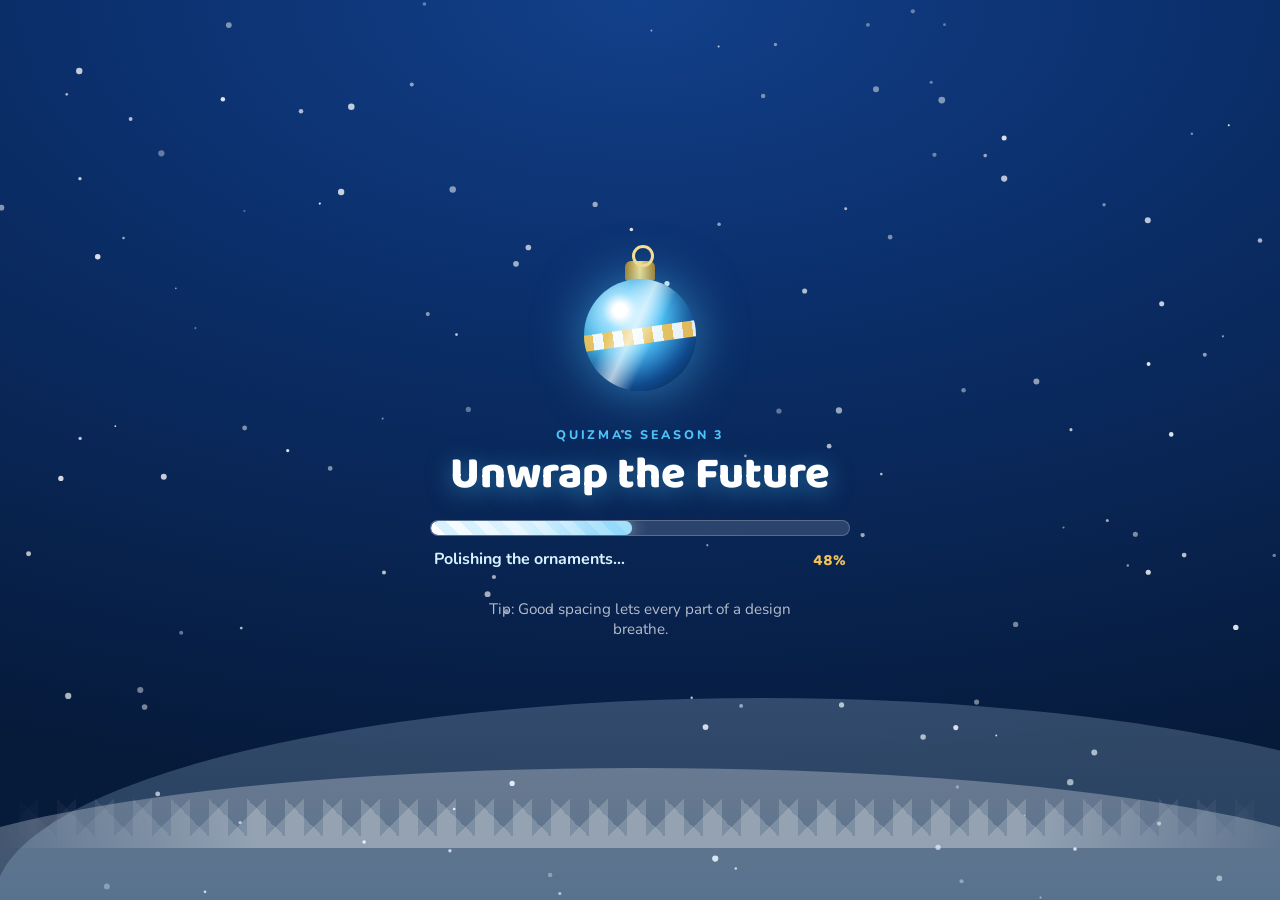
<file: index.html>
<!doctype html>
<html lang="en">
<head>
<meta charset="utf-8">
<meta name="viewport" content="width=device-width, initial-scale=1, viewport-fit=cover, user-scalable=no">
<meta name="theme-color" content="#061a3a">
<title>Design Rescue · Quizmas Game Hub</title>
<meta name="description" content="Quizmas Season 3 graphic design game: fix Glitch's scrambled flyer before the doors open.">
<link rel="icon" href="favicon.svg" type="image/svg+xml">
<link rel="preload" href="fonts/baloo-2-latin-800-normal.woff2" as="font" type="font/woff2" crossorigin>
<link rel="preload" href="fonts/nunito-latin-700-normal.woff2" as="font" type="font/woff2" crossorigin>
<link rel="stylesheet" href="css/app.css">
<script type="importmap">{ "imports": { "three": "./vendor/three.module.min.js" } }</script>
</head>
<body>
<canvas id="snow" aria-hidden="true"></canvas>
<div id="scenery" aria-hidden="true">
  <div class="hills back"></div><div class="hills front"></div>
  <div class="trees"></div>
</div>

<!-- 1. LOADER -->
<section id="loader" class="screen active" aria-live="polite">
  <div class="loader-card">
    <div class="loader-ornament" aria-hidden="true">
      <div class="orn-cap"></div>
      <div class="orn-ball"><span></span></div>
    </div>
    <p class="season">QUIZMAS SEASON 3</p>
    <h1 class="loader-title">Unwrap the Future</h1>
    <div class="loader-bar" role="progressbar" aria-label="Loading the game" aria-valuemin="0" aria-valuemax="100" aria-valuenow="0">
      <div class="loader-fill"></div><div class="loader-shine"></div>
    </div>
    <p class="loader-status"><span id="loaderText">Wrapping your Quizmas surprise…</span> <b id="loaderPct">0%</b></p>
    <p class="loader-tip" id="loaderTip">Tip: Good spacing lets every part of a design breathe.</p>
  </div>
</section>

<!-- 2. GIFT (3D) -->
<section id="gift" class="screen">
  <div id="giftStage" aria-hidden="true"></div>
  <div class="gift-ui">
    <p class="season">QUIZMAS SEASON 3 · GAME HUB</p>
    <p class="gift-hint" id="giftHint"><span class="tap-dot"></span>Tap the gift to unwrap</p>
  </div>
  <div class="title-reveal" id="titleReveal">
    <p class="track">Graphic Design Track · Game 1</p>
    <h1 class="game-title"><span>Design</span> <span>Rescue</span></h1>
    <p class="game-sub">Fix That Flyer!</p>
    <button class="btn btn-gold" id="startBtn">Start</button>
  </div>
</section>

<!-- 3. ENTRY -->
<section id="entry" class="screen">
  <form class="panel entry-panel" id="entryForm" novalidate>
    <h2>Who's playing?</h2>
    <p class="muted">Your score is saved to the Quizmas leaderboard.</p>
    <label for="playerName">Your name</label>
    <input id="playerName" name="playerName" autocomplete="name" maxlength="40" placeholder="e.g. Ada Okafor" required>
    <label for="quizmasId">Quizmas ID</label>
    <input id="quizmasId" name="quizmasId" autocomplete="off" maxlength="20" placeholder="e.g. QZ-1024" required>
    <p class="form-error" id="entryError" role="alert"></p>
    <p class="attempt-note" id="attemptNote"></p>
    <button class="btn btn-gold" type="submit">Continue</button>
  </form>
</section>

<!-- 4. STORY -->
<section id="story" class="screen">
  <div class="story-wrap">
    <div class="glitch-big" id="glitchStory"></div>
    <div class="speech" id="storySpeech"></div>
    <div class="story-card panel">
      <h2>Your mission</h2>
      <ol class="mission">
        <li><b>Spot</b> the 4 design problems.</li>
        <li><b>Fix</b> the layout by dragging things into place.</li>
        <li><b>Finish</b> with the right final touches.</li>
      </ol>
      <p class="muted small">About 5 minutes · a timer runs in each stage</p>
      <button class="btn btn-gold" id="beginBtn">I'm ready!</button>
    </div>
  </div>
  <button class="skip" id="skipStory">Skip ›</button>
</section>

<!-- 5. GAME -->
<section id="game" class="screen">
  <header class="hud">
    <div class="stages" id="stageDots">
      <span data-s="1"><i>1</i><em>Spot</em></span>
      <span data-s="2"><i>2</i><em>Fix</em></span>
      <span data-s="3"><i>3</i><em>Final touch</em></span>
    </div>
    <div class="timer" id="timer"><svg viewBox="0 0 36 36"><circle cx="18" cy="18" r="15.5" class="t-bg"/><circle cx="18" cy="18" r="15.5" class="t-fg" id="timerRing"/></svg><b id="timerText">1:00</b></div>
    <button class="icon-btn" id="muteBtn" aria-label="Sound on"><span>🔊</span></button>
  </header>
  <div class="play">
    <div class="flyer-area" id="flyerArea">
      <div class="desk" id="desk"><div class="flyer-holder" id="flyerHolder"></div></div>
    </div>
    <aside class="side panel" id="side">
      <div class="side-head">
        <div class="glitch-mini" id="glitchMini"></div>
        <div>
          <h2 id="sideTitle">Spot the problems</h2>
          <p id="sideText" class="muted">Tap every place where the flyer looks wrong.</p>
        </div>
      </div>
      <div id="sideBody"></div>
      <div class="side-actions" id="sideActions"></div>
    </aside>
  </div>
  <div class="toast" id="toast" role="status"></div>
</section>

<!-- 6. RESULTS -->
<section id="results" class="screen">
  <div class="results-wrap">
    <div class="board-scene" id="boardScene">
      <div class="board" id="board">
        <div class="board-snow"></div>
        <div class="board-flyer" id="boardFlyer"></div>
        <span class="pin p1"></span><span class="pin p2"></span>
      </div>
    </div>
    <div class="panel results-panel" id="resultsPanel">
      <p class="season" id="resultsKicker">DESIGN RESCUE · RESULTS</p>
      <h2 id="resultsName">Well done!</h2>
      <div class="score-ring">
        <svg viewBox="0 0 120 120"><circle cx="60" cy="60" r="52" class="r-bg"/><circle cx="60" cy="60" r="52" class="r-fg" id="scoreRing"/></svg>
        <div class="score-num"><b id="scoreNum">0</b><span>/ 100</span></div>
      </div>
      <p class="level" id="levelText"></p>
      <p class="attempt-tag" id="attemptTag"></p>
      <div class="breakdown" id="breakdown"></div>
      <div class="feedback" id="feedback"></div>
      <div class="ba" id="beforeAfter">
        <p class="ba-label"><span>Before</span><span>After</span></p>
        <div class="ba-frame" id="baFrame">
          <div class="ba-layer ba-after" id="baAfter"></div>
          <div class="ba-layer ba-before" id="baBefore"></div>
          <div class="ba-handle" id="baHandle"><span>⇆</span></div>
        </div>
      </div>
      <p class="save-status" id="saveStatus"></p>
      <div class="results-actions">
        <button class="btn btn-gold" id="badgeBtn">Download my Design Badge</button>
        <button class="btn btn-ghost" id="againBtn">Play again (practice)</button>
      </div>
    </div>
  </div>
  <canvas id="confetti" aria-hidden="true"></canvas>
</section>

<noscript><p class="noscript">Design Rescue needs JavaScript turned on.</p></noscript>
<script src="vendor/gsap.min.js"></script>
<script src="js/config.js"></script>
<script type="module" src="js/app.js"></script>
</body>
</html>
</file>
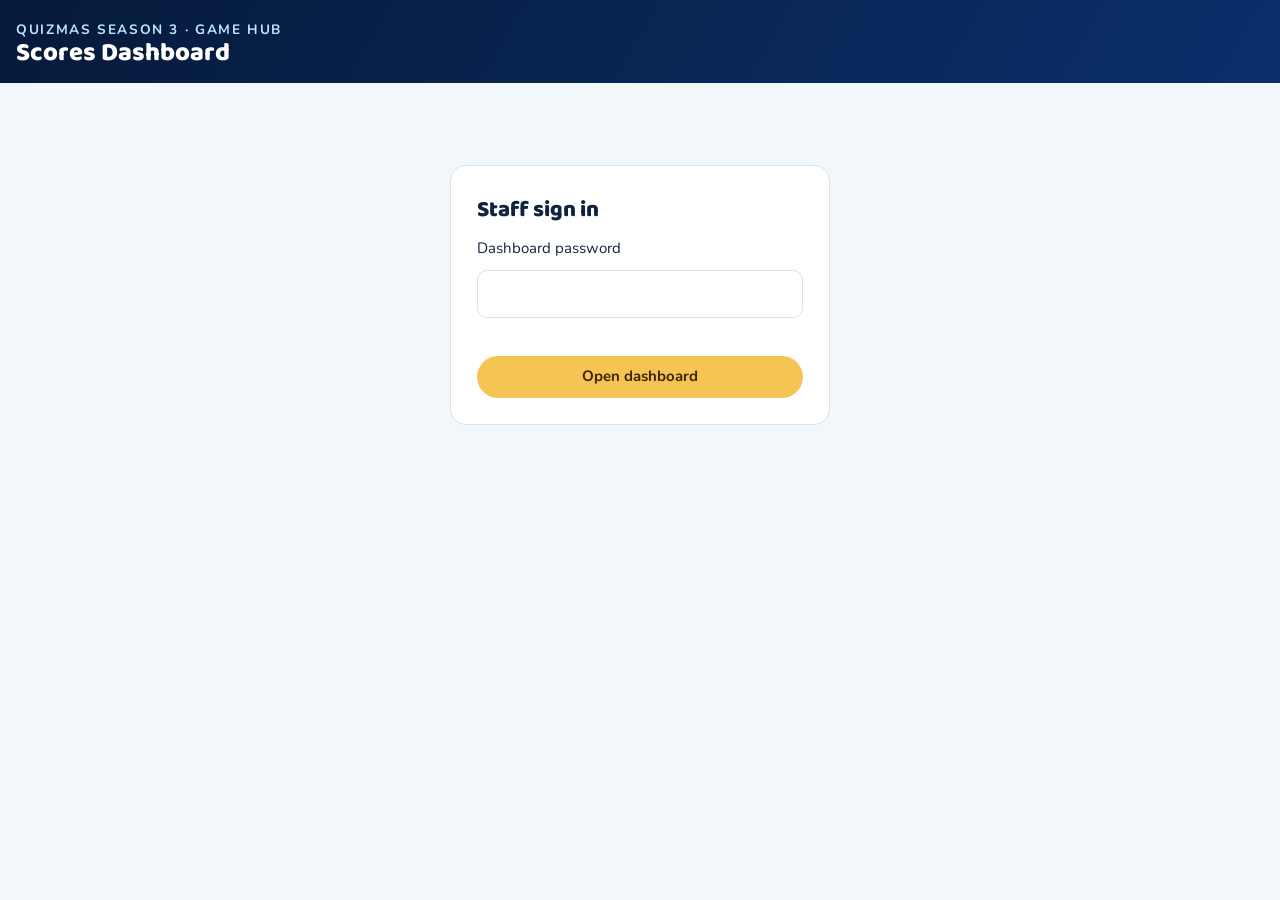
<file: dashboard/index.html>
<!doctype html>
<html lang="en">
<head>
<meta charset="utf-8">
<meta name="viewport" content="width=device-width, initial-scale=1">
<meta name="robots" content="noindex">
<title>Quizmas Scores Dashboard</title>
<link rel="icon" href="../favicon.svg" type="image/svg+xml">
<style>
@font-face { font-family: "Baloo 2"; src: url(../fonts/baloo-2-latin-800-normal.woff2) format("woff2"); font-weight: 800; }
@font-face { font-family: "Nunito"; src: url(../fonts/nunito-latin-400-normal.woff2) format("woff2"); font-weight: 400; }
@font-face { font-family: "Nunito"; src: url(../fonts/nunito-latin-700-normal.woff2) format("woff2"); font-weight: 700; }
/* Staff dashboard: calm, readable, Decipher blues. */
:root { --navy: #0b2f6b; --deep: #061a3a; --sky: #4fc3f7; --bg: #f2f7fb; --card: #ffffff; --line: #d8e3ee; --ink: #10233f; --muted: #5b6f8a; --gold: #f6c453; --good: #148a5b; --practice: #8a6d1d; }
* { box-sizing: border-box; }
[hidden] { display: none !important; }
body { margin: 0; background: var(--bg); color: var(--ink); font: 400 15px/1.45 Nunito, system-ui, sans-serif; }
header { background: linear-gradient(120deg, var(--deep), var(--navy)); color: #fff; padding: 18px max(16px, env(safe-area-inset-left, 0px)); }
.wrap { max-width: 1280px; margin: 0 auto; padding-left: max(16px, env(safe-area-inset-left, 0px)); padding-right: max(16px, env(safe-area-inset-right, 0px)); }
header .wrap { display: flex; align-items: center; gap: 14px; flex-wrap: wrap; padding: 0; }
h1 { font: 800 1.6rem/1 "Baloo 2", sans-serif; margin: 0; }
header p { margin: 2px 0 0; color: #bfe6ff; font-weight: 700; font-size: .85rem; letter-spacing: .12em; text-transform: uppercase; }
header .spacer { flex: 1; }
button, select, input { font: inherit; }
.btn { border: 0; border-radius: 999px; padding: 10px 18px; font-weight: 700; cursor: pointer; background: var(--sky); color: var(--deep); }
.btn.ghost { background: rgba(255,255,255,.14); color: #fff; border: 1px solid rgba(255,255,255,.3); }
.btn.gold { background: var(--gold); color: #3b2500; }
.btn:focus-visible, input:focus-visible, select:focus-visible { outline: 3px solid var(--sky); outline-offset: 2px; }
main { padding-block: 22px 40px; }
.login { max-width: 380px; margin: 60px auto; background: var(--card); border: 1px solid var(--line); border-radius: 16px; padding: 26px; display: grid; gap: 10px; }
.login h2 { margin: 0; font: 800 1.4rem "Baloo 2", sans-serif; }
.login input { padding: 12px 14px; border-radius: 10px; border: 1px solid var(--line); }
.err { color: #b42318; font-weight: 700; min-height: 1.2em; margin: 0; }
.note { background: #fff8e1; border: 1px solid #f1d58a; border-radius: 12px; padding: 12px 14px; margin-bottom: 16px; font-weight: 700; color: #6b5200; }
.tiles { display: grid; grid-template-columns: repeat(auto-fit, minmax(180px, 1fr)); gap: 12px; margin-bottom: 18px; }
.tile { background: var(--card); border: 1px solid var(--line); border-radius: 14px; padding: 14px 16px; }
.tile span { color: var(--muted); font-weight: 700; font-size: .85rem; }
.tile b { display: block; font: 800 2rem/1.1 "Baloo 2", sans-serif; color: var(--navy); font-variant-numeric: tabular-nums; }
.tools { display: flex; gap: 10px; flex-wrap: wrap; align-items: center; margin-bottom: 12px; }
.tools input, .tools select { padding: 10px 12px; border-radius: 10px; border: 1px solid var(--line); background: #fff; min-width: 0; }
.tools input { flex: 1 1 220px; }
.tools .right { margin-left: auto; display: flex; gap: 8px; flex-wrap: wrap; }
.tools .btn { background: var(--navy); color: #fff; }
.table-box { background: var(--card); border: 1px solid var(--line); border-radius: 14px; overflow-x: auto; }
table { width: 100%; border-collapse: collapse; font-size: .92rem; }
th, td { padding: 10px 12px; text-align: left; border-bottom: 1px solid var(--line); white-space: nowrap; }
td.wrap { white-space: normal; min-width: 260px; }
th { background: #eaf2f9; font-weight: 700; cursor: pointer; position: sticky; top: 0; user-select: none; }
th[aria-sort="ascending"]::after { content: " ▲"; font-size: .7em; }
th[aria-sort="descending"]::after { content: " ▼"; font-size: .7em; }
td.num { text-align: right; font-variant-numeric: tabular-nums; }
.pill { display: inline-block; padding: 2px 10px; border-radius: 999px; font-weight: 700; font-size: .8rem; }
.pill.official { background: #dcf5ea; color: var(--good); }
.pill.practice { background: #fdf0cc; color: var(--practice); }
.empty { padding: 40px; text-align: center; color: var(--muted); font-weight: 700; }
.updated { color: var(--muted); font-size: .85rem; margin: 10px 2px 0; }
</style>
</head>
<body>
<header>
  <div class="wrap">
    <div><p>Quizmas Season 3 · Game Hub</p><h1>Scores Dashboard</h1></div>
    <div class="spacer"></div>
    <button class="btn ghost" id="refreshBtn" hidden>Refresh</button>
    <button class="btn ghost" id="logoutBtn" hidden>Sign out</button>
  </div>
</header>
<main class="wrap">
  <form class="login" id="login">
    <h2>Staff sign in</h2>
    <label for="key">Dashboard password</label>
    <input id="key" type="password" autocomplete="current-password" required>
    <p class="err" id="loginErr"></p>
    <button class="btn gold" type="submit">Open dashboard</button>
  </form>

  <section id="dash" hidden>
    <div class="note" id="localNote" hidden>The score sheet isn't connected yet, so this shows only the results saved on this device. Add the Google Sheet link in js/config.js to see everyone's scores.</div>
    <div class="tiles">
      <div class="tile"><span>Students played</span><b id="tPlayers">0</b></div>
      <div class="tile"><span>Average official score</span><b id="tAvg">0</b></div>
      <div class="tile"><span>Highest official score</span><b id="tTop">0</b></div>
      <div class="tile"><span>Games recorded (incl. practice)</span><b id="tRows">0</b></div>
    </div>
    <div class="tools">
      <input id="search" placeholder="Search name or Quizmas ID…" aria-label="Search name or Quizmas ID">
      <select id="gameFilter" aria-label="Filter by game"><option value="">All games</option></select>
      <select id="typeFilter" aria-label="Official or practice">
        <option value="Official">Official scores only</option>
        <option value="">Official + practice</option>
        <option value="Practice">Practice only</option>
      </select>
      <div class="right">
        <button class="btn" id="csvBtn">Export CSV</button>
        <button class="btn" id="xlsxBtn">Export Excel</button>
      </div>
    </div>
    <div class="table-box"><table id="tbl"><thead></thead><tbody></tbody></table></div>
    <p class="updated" id="updated"></p>
  </section>
</main>
<script src="../js/config.js"></script>
<script src="../vendor/xlsx.mini.min.js"></script>
<script>
const CFG = window.DR_CONFIG;
const $ = (id) => document.getElementById(id);
const COLS = ["Date & time", "Name", "Quizmas ID", "Game", "Official?", "Score", "Level", "Breakdown", "Progress", "Time (sec)", "Device"];
let all = [], headers = [], sortCol = "Score", sortDir = -1, keyCache = "";

function fromLocal() {
  // Test mode (no sheet connected): read the scores waiting on this device, from every Quizmas game.
  let q = [];
  try {
    for (let k = 0; k < localStorage.length; k++) {
      const key = localStorage.key(k);
      if (/_queue/.test(key)) q = q.concat(JSON.parse(localStorage.getItem(key) || "[]"));
    }
  } catch { q = []; }
  // Same columns as the Google Sheet. Older Design Rescue results get their breakdown built here.
  headers = ["Date & time", "Name", "Quizmas ID", "Game", "Official?", "Attempt", "Score", "Max", "Level", "Breakdown", "Progress", "Time (sec)", "Device", "Strength", "To improve", "Game key", "Details"];
  const bd = (r) => r.breakdown || (r.spotScore !== undefined ? `Spot ${r.spotScore}/30 · Layout ${r.layoutScore}/40 · Final touch ${r.finalTouchScore}/30` : "");
  const pr = (r) => r.progress || (r.problemsFound !== undefined ? `${r.problemsFound} problems found · ${r.corrections} corrections` : "");
  return q.map((r) => [r.timestamp, r.name, r.quizmasId, r.gameName, r.official ? "Official" : "Practice", r.attempt, r.score, r.maxScore, r.level, bd(r), pr(r), r.totalSeconds, r.device, r.strength, r.improve, r.game, ""]);
}

async function load(key) {
  if (!CFG.SHEETS_URL) {
    $("localNote").hidden = false;
    all = fromLocal();
    return true;
  }
  const res = await fetch(`${CFG.SHEETS_URL}?key=${encodeURIComponent(key)}&t=${Date.now()}`);
  const data = await res.json();
  if (!data.ok) throw new Error(data.error || "Could not load scores");
  headers = data.headers;
  all = data.rows;
  return true;
}

const idx = (name) => headers.indexOf(name);
function filtered() {
  const q = $("search").value.trim().toLowerCase();
  const g = $("gameFilter").value, t = $("typeFilter").value;
  return all.filter((r) => (!q || String(r[idx("Name")]).toLowerCase().includes(q) || String(r[idx("Quizmas ID")]).toLowerCase().includes(q))
    && (!g || r[idx("Game")] === g) && (!t || r[idx("Official?")] === t));
}
function fmtDate(v) {
  const d = new Date(v);
  return isNaN(d) ? String(v) : d.toLocaleString("en-GB", { day: "2-digit", month: "short", hour: "2-digit", minute: "2-digit" });
}
function render() {
  const games = [...new Set(all.map((r) => r[idx("Game")]))].filter(Boolean);
  const gf = $("gameFilter"), cur = gf.value;
  gf.innerHTML = `<option value="">All games</option>` + games.map((g) => `<option${g === cur ? " selected" : ""}>${g}</option>`).join("");
  const official = all.filter((r) => r[idx("Official?")] === "Official");
  const scores = official.map((r) => Number(r[idx("Score")]) || 0);
  $("tPlayers").textContent = new Set(all.map((r) => r[idx("Quizmas ID")])).size;
  $("tAvg").textContent = scores.length ? Math.round(scores.reduce((a, b) => a + b, 0) / scores.length) : 0;
  $("tTop").textContent = scores.length ? Math.max(...scores) : 0;
  $("tRows").textContent = all.length;

  const rows = filtered().sort((a, b) => {
    const x = a[idx(sortCol)], y = b[idx(sortCol)];
    return (typeof x === "number" && typeof y === "number" ? x - y : String(x).localeCompare(String(y))) * sortDir;
  });
  $("tbl").tHead.innerHTML = "<tr>" + COLS.map((c) => `<th scope="col" ${c === sortCol ? `aria-sort="${sortDir > 0 ? "ascending" : "descending"}"` : ""} data-c="${c}">${c}</th>`).join("") + "</tr>";
  $("tbl").tBodies[0].innerHTML = rows.length ? rows.map((r) => "<tr>" + COLS.map((c) => {
    const v = r[idx(c)];
    if (c === "Official?") return `<td><span class="pill ${String(v).toLowerCase()}">${v}</span></td>`;
    if (c === "Date & time") return `<td>${fmtDate(v)}</td>`;
    if (c === "Breakdown") return `<td class="wrap">${v ?? ""}</td>`;
    const num = typeof v === "number";
    return `<td class="${num ? "num" : ""}">${v ?? ""}</td>`;
  }).join("") + "</tr>").join("") : `<tr><td class="empty" colspan="${COLS.length}">No scores match yet.</td></tr>`;
  $("tbl").tHead.querySelectorAll("th").forEach((th) => th.addEventListener("click", () => {
    const c = th.dataset.c;
    sortDir = c === sortCol ? -sortDir : (c === "Name" || c === "Game" ? 1 : -1);
    sortCol = c;
    render();
  }));
  $("updated").textContent = `Showing ${rows.length} of ${all.length} · updated ${new Date().toLocaleTimeString("en-GB")}`;
}

function exportRows() { return [headers, ...filtered()]; }
function stamp() { return new Date().toISOString().slice(0, 16).replace(/[:T]/g, "-"); }
$("csvBtn").addEventListener("click", () => {
  const csv = exportRows().map((r) => r.map((v) => `"${String(v ?? "").replace(/"/g, '""')}"`).join(",")).join("\r\n");
  const a = document.createElement("a");
  a.href = URL.createObjectURL(new Blob(["﻿" + csv], { type: "text/csv;charset=utf-8" }));
  a.download = `quizmas-scores-${stamp()}.csv`;
  a.click();
});
$("xlsxBtn").addEventListener("click", () => {
  const ws = XLSX.utils.aoa_to_sheet(exportRows());
  ws["!cols"] = headers.map((h) => ({ wch: Math.max(10, h.length + 2) }));
  const wb = XLSX.utils.book_new();
  XLSX.utils.book_append_sheet(wb, ws, "Scores");
  XLSX.writeFile(wb, `quizmas-scores-${stamp()}.xlsx`);
});
["search", "gameFilter", "typeFilter"].forEach((id) => $(id).addEventListener("input", render));

async function open(key) {
  try {
    $("loginErr").textContent = "Loading…";
    await load(key);
    keyCache = key;
    try { sessionStorage.setItem("qz_dash_key", key); } catch { /* ignore */ }
    $("login").hidden = true;
    $("dash").hidden = false;
    $("refreshBtn").hidden = $("logoutBtn").hidden = false;
    render();
  } catch (e) {
    $("loginErr").textContent = e.message === "Wrong password" ? "That password isn't right." : "Couldn't reach the score sheet. Check the internet connection.";
  }
}
$("login").addEventListener("submit", (e) => { e.preventDefault(); open($("key").value.trim()); });
$("refreshBtn").addEventListener("click", () => open(keyCache));
$("logoutBtn").addEventListener("click", () => { try { sessionStorage.removeItem("qz_dash_key"); } catch { /* ignore */ } location.reload(); });
setInterval(() => { if (keyCache && !document.hidden) load(keyCache).then(render).catch(() => {}); }, 30000);
let saved = null;
try { saved = sessionStorage.getItem("qz_dash_key"); } catch { /* ignore */ }
if (saved) open(saved);
</script>
</body>
</html>
</file>
<file: css/app.css>
/* Design Rescue · Quizmas Season 3
   Look: frosty Christmas on Decipher's sky blue, dark blue and white, with gold sparkle accents. */
@font-face { font-family: "Baloo 2"; src: url(../fonts/baloo-2-latin-700-normal.woff2) format("woff2"); font-weight: 700; font-display: swap; }
@font-face { font-family: "Baloo 2"; src: url(../fonts/baloo-2-latin-800-normal.woff2) format("woff2"); font-weight: 800; font-display: swap; }
@font-face { font-family: "Nunito"; src: url(../fonts/nunito-latin-400-normal.woff2) format("woff2"); font-weight: 400; font-display: swap; }
@font-face { font-family: "Nunito"; src: url(../fonts/nunito-latin-700-normal.woff2) format("woff2"); font-weight: 700; font-display: swap; }
@font-face { font-family: "Nunito"; src: url(../fonts/nunito-latin-800-normal.woff2) format("woff2"); font-weight: 800; font-display: swap; }
@font-face { font-family: "Mountains of Christmas"; src: url(../fonts/mountains-of-christmas-latin-700-normal.woff2) format("woff2"); font-weight: 700; font-display: swap; }

:root {
  --deep: #061a3a;
  --navy: #0b2f6b;
  --blue: #1565c0;
  --sky: #4fc3f7;
  --ice: #d9f2ff;
  --white: #ffffff;
  --gold: #f6c453;
  --gold-deep: #d99a1e;
  --good: #3ddc97;
  --bad: #ff6b6b;
  --glass: rgba(255, 255, 255, .1);
  --glass-line: rgba(255, 255, 255, .22);
  --display: "Baloo 2", "Trebuchet MS", system-ui, sans-serif;
  --body: "Nunito", system-ui, -apple-system, "Segoe UI", sans-serif;
  --radius: 20px;
  --safe-t: env(safe-area-inset-top, 0px);
  --safe-b: env(safe-area-inset-bottom, 0px);
  color-scheme: dark;
}
* { box-sizing: border-box; }
[hidden] { display: none !important; }
html, body { margin: 0; height: 100%; }
body {
  background: radial-gradient(120% 90% at 50% 0%, #12408a 0%, var(--navy) 38%, var(--deep) 100%);
  color: var(--white);
  font-family: var(--body);
  overflow: hidden;
  touch-action: manipulation;
  -webkit-tap-highlight-color: transparent;
  user-select: none;
}
button, input { font: inherit; }
.noscript { padding: 40px; text-align: center; }

/* ---------- ambient background ---------- */
#snow { position: fixed; inset: 0; width: 100%; height: 100%; z-index: 0; pointer-events: none; }
#scenery { position: fixed; inset: auto 0 0 0; height: 32vh; z-index: 0; pointer-events: none; }
.hills { position: absolute; left: -10%; right: -10%; bottom: 0; border-radius: 50% 50% 0 0 / 100% 100% 0 0; }
.hills.back { height: 70%; background: linear-gradient(#cfeaff, #9ccff2); opacity: .22; transform: translateX(8%); }
.hills.front { height: 46%; background: linear-gradient(#ffffff, #d6efff); opacity: .28; }
.trees {
  position: absolute; inset: auto 0 18% 0; height: 34%;
  background:
    linear-gradient(135deg, transparent 50%, rgba(255,255,255,.18) 50%) 0 100%/38px 60px repeat-x,
    linear-gradient(225deg, transparent 50%, rgba(255,255,255,.18) 50%) 19px 100%/38px 60px repeat-x;
  mask-image: linear-gradient(90deg, transparent, #000 20%, #000 80%, transparent);
}

/* ---------- screens ---------- */
.screen {
  position: fixed; inset: 0; z-index: 2;
  display: none; align-items: center; justify-content: center;
  padding: calc(16px + var(--safe-t)) max(16px, env(safe-area-inset-right, 0px)) calc(16px + var(--safe-b)) max(16px, env(safe-area-inset-left, 0px));
}
.screen.active { display: flex; }
.panel {
  background: linear-gradient(160deg, rgba(255,255,255,.16), rgba(255,255,255,.06));
  border: 1px solid var(--glass-line);
  border-radius: var(--radius);
  box-shadow: 0 20px 60px rgba(0,0,0,.35), inset 0 1px 0 rgba(255,255,255,.25);
  backdrop-filter: blur(14px); -webkit-backdrop-filter: blur(14px);
}
h1, h2 { font-family: var(--display); font-weight: 800; margin: 0; line-height: 1.05; }
.muted { color: rgba(255,255,255,.75); margin: .3em 0 0; }
.small { font-size: .9rem; }
.season { font: 800 .78rem/1 var(--body); letter-spacing: .22em; color: var(--sky); margin: 0 0 10px; text-transform: uppercase; }

.btn {
  border: 0; cursor: pointer; border-radius: 999px; padding: 14px 30px;
  font: 800 1.08rem/1 var(--display); letter-spacing: .02em;
  transition: transform .15s ease, box-shadow .15s ease, filter .15s;
}
.btn:active { transform: scale(.96); }
.btn:focus-visible, .icon-btn:focus-visible, input:focus-visible, .chip:focus-visible { outline: 3px solid var(--sky); outline-offset: 3px; }
.btn-gold { background: linear-gradient(180deg, #ffe08a, var(--gold) 45%, var(--gold-deep)); color: #3b2500; box-shadow: 0 6px 0 #a96f0c, 0 14px 30px rgba(246,196,83,.35); }
.btn-gold:hover { filter: brightness(1.06); }
.btn-gold:active { box-shadow: 0 2px 0 #a96f0c; transform: translateY(4px); }
.btn-ghost { background: rgba(255,255,255,.12); color: var(--white); border: 1px solid var(--glass-line); }
.btn-sky { background: linear-gradient(180deg, #7fd8ff, var(--sky)); color: var(--deep); box-shadow: 0 5px 0 #1d8fc4; }
.btn[disabled] { opacity: .45; pointer-events: none; }
.icon-btn { width: 44px; height: 44px; border-radius: 50%; border: 1px solid var(--glass-line); background: var(--glass); color: #fff; cursor: pointer; font-size: 1.15rem; }

/* ---------- loader ---------- */
.loader-card { text-align: center; width: min(420px, 92vw); }
.loader-ornament { width: 120px; height: 150px; margin: 0 auto 18px; position: relative; animation: swing 2.6s ease-in-out infinite; transform-origin: 50% 0; }
.orn-cap { width: 30px; height: 20px; margin: 0 auto; border-radius: 6px 6px 3px 3px; background: linear-gradient(90deg, #a77818, #ffe08a, #a77818); position: relative; }
.orn-cap::before { content: ""; position: absolute; left: 50%; top: -16px; width: 16px; height: 16px; margin-left: -8px; border: 3px solid #ffe08a; border-radius: 50%; }
.orn-ball {
  width: 112px; height: 112px; margin: -2px auto 0; border-radius: 50%; position: relative; overflow: hidden;
  background: radial-gradient(circle at 32% 28%, #ffffff 0 6%, #9fe1ff 16%, var(--sky) 38%, var(--blue) 70%, var(--navy) 100%);
  box-shadow: 0 0 50px rgba(79,195,247,.55), inset -10px -14px 30px rgba(0,0,0,.35);
}
.orn-ball::before { content: ""; position: absolute; inset: 44% -10% auto; height: 16px; background: repeating-linear-gradient(90deg, #fff 0 10px, var(--gold) 10px 20px); opacity: .9; transform: rotate(-8deg); }
.orn-ball span { position: absolute; inset: 0; background: linear-gradient(115deg, transparent 30%, rgba(255,255,255,.65) 45%, transparent 60%); animation: shine 2.2s linear infinite; }
.loader-title { font-size: clamp(2rem, 7vw, 2.8rem); margin-bottom: 22px; text-shadow: 0 4px 24px rgba(79,195,247,.5); }
.loader-bar { position: relative; height: 16px; border-radius: 999px; background: rgba(255,255,255,.14); overflow: hidden; border: 1px solid var(--glass-line); }
.loader-fill { position: absolute; inset: 0 auto 0 0; width: 0%; border-radius: 999px; background: repeating-linear-gradient(45deg, #fff 0 10px, #d9f2ff 10px 20px); box-shadow: 0 0 18px rgba(255,255,255,.6); transition: width .25s ease-out; }
.loader-fill::after { content: ""; position: absolute; inset: 0; background: linear-gradient(90deg, transparent, var(--sky)); opacity: .55; border-radius: inherit; }
.loader-shine { position: absolute; inset: 0; background: linear-gradient(90deg, transparent, rgba(255,255,255,.5), transparent); width: 40%; animation: sweep 1.4s linear infinite; }
.loader-status { display: flex; justify-content: space-between; margin: 12px 4px 0; font-weight: 700; color: var(--ice); }
.loader-status b { font-family: var(--display); color: var(--gold); font-variant-numeric: tabular-nums; }
.loader-tip { margin: 26px auto 0; max-width: 340px; color: rgba(255,255,255,.7); font-size: .95rem; min-height: 2.6em; transition: opacity .3s; }
@keyframes swing { 0%,100% { transform: rotate(-6deg); } 50% { transform: rotate(6deg); } }
@keyframes shine { from { transform: translateX(-100%); } to { transform: translateX(100%); } }
@keyframes sweep { from { transform: translateX(-120%); } to { transform: translateX(320%); } }

/* ---------- gift ---------- */
#gift { padding: 0; }
#giftStage { position: absolute; inset: 0; cursor: pointer; }
#giftStage canvas { display: block; }
.gift-ui { position: absolute; left: 0; right: 0; top: calc(28px + var(--safe-t)); text-align: center; pointer-events: none; }
.gift-hint { position: fixed; left: 0; right: 0; bottom: calc(10vh + var(--safe-b)); text-align: center; font: 800 1.2rem var(--display); margin: 0; display: flex; justify-content: center; align-items: center; gap: 10px; animation: bob 1.6s ease-in-out infinite; pointer-events: none; }
.tap-dot { width: 14px; height: 14px; border-radius: 50%; background: var(--gold); box-shadow: 0 0 0 0 rgba(246,196,83,.7); animation: ping 1.4s ease-out infinite; }
@keyframes ping { to { box-shadow: 0 0 0 18px rgba(246,196,83,0); } }
@keyframes bob { 0%,100% { transform: translateY(0); } 50% { transform: translateY(-6px); } }
.title-reveal { position: relative; z-index: 3; text-align: center; display: none; padding: 0 16px; }
.title-reveal .track { font-weight: 800; color: var(--sky); letter-spacing: .14em; text-transform: uppercase; font-size: .8rem; margin: 0 0 10px; }
.game-title { font-size: clamp(3rem, 13vw, 6.4rem); line-height: .95; text-shadow: 0 6px 0 #0a2c66, 0 14px 40px rgba(0,0,0,.45); }
.game-title span { display: inline-block; }
.game-title span:last-child { color: var(--gold); }
.game-sub { font: 800 clamp(1.3rem, 4.5vw, 2rem) var(--display); color: var(--ice); margin: 8px 0 28px; }

/* ---------- entry ---------- */
.entry-panel { width: min(420px, 100%); padding: 28px 26px; display: flex; flex-direction: column; gap: 6px; }
.entry-panel h2 { font-size: 2rem; }
.entry-panel label { margin-top: 14px; font-weight: 800; font-size: .95rem; }
.entry-panel input {
  user-select: text; width: 100%; padding: 14px 16px; border-radius: 14px; font-size: 1.1rem;
  border: 2px solid rgba(255,255,255,.25); background: rgba(6,26,58,.55); color: #fff;
}
.entry-panel input::placeholder { color: rgba(255,255,255,.4); }
.entry-panel input:focus { border-color: var(--sky); outline: none; }
.entry-panel .btn { margin-top: 18px; }
.form-error { color: #ffb4b4; min-height: 1.2em; margin: 8px 0 0; font-weight: 700; }
.attempt-note { margin: 0; color: var(--gold); font-weight: 700; min-height: 0; }

/* ---------- story ---------- */
.story-wrap { display: grid; grid-template-columns: auto 1fr; grid-template-areas: "glitch speech" "card card"; gap: 18px 16px; width: min(640px, 100%); align-items: center; }
.glitch-big { grid-area: glitch; width: clamp(120px, 26vw, 170px); }
.speech {
  grid-area: speech; position: relative; background: #fff; color: var(--deep); border-radius: 22px; padding: 16px 20px;
  font: 700 clamp(1rem, 3.4vw, 1.2rem)/1.35 var(--body); min-height: 4.2em; box-shadow: 0 12px 30px rgba(0,0,0,.3);
}
.speech::before { content: ""; position: absolute; left: -12px; top: 30px; border: 12px solid transparent; border-right-color: #fff; border-left: 0; }
.story-card { grid-area: card; padding: 22px 24px; }
.story-card h2 { font-size: 1.6rem; }
.mission { margin: 12px 0 6px; padding-left: 1.3em; display: grid; gap: 6px; font-size: 1.05rem; }
.mission b { color: var(--gold); }
.story-card .btn { margin-top: 16px; width: 100%; }
.skip { position: absolute; top: calc(16px + var(--safe-t)); right: 16px; background: none; border: 0; color: rgba(255,255,255,.75); font: 800 1rem var(--display); cursor: pointer; padding: 10px; }

/* ---------- glitch character ---------- */
.glitch svg { width: 100%; height: auto; display: block; overflow: visible; }
.glitch .g-body { transform-origin: 50% 90%; animation: glitchIdle 2.4s ease-in-out infinite; }
.glitch.giggle .g-body { animation: glitchGiggle .45s ease-in-out 3; }
.glitch.sulk .g-body { animation: glitchSulk 1.2s ease-in-out 1; }
.glitch .g-pix { animation: pix 1.2s steps(2) infinite; }
@keyframes glitchIdle { 0%,100% { transform: translateY(0) scale(1, 1); } 50% { transform: translateY(-4px) scale(1.02, .98); } }
@keyframes glitchGiggle { 0%,100% { transform: rotate(0); } 25% { transform: rotate(-8deg) translateY(-6px); } 75% { transform: rotate(8deg) translateY(-6px); } }
@keyframes glitchSulk { 0%,100% { transform: none; } 40% { transform: translateY(8px) scale(1.05, .9); } }
@keyframes pix { 50% { transform: translate(2px, -1px); opacity: .6; } }

/* ---------- game ---------- */
#game { flex-direction: column; justify-content: flex-start; padding-top: calc(10px + var(--safe-t)); gap: 10px; }
.hud { width: 100%; max-width: 1180px; display: flex; align-items: center; gap: 12px; }
.stages { display: flex; gap: 6px; flex: 1; min-width: 0; }
.stages span { display: flex; align-items: center; gap: 8px; padding: 6px 12px 6px 6px; border-radius: 999px; background: rgba(255,255,255,.08); border: 1px solid transparent; font-weight: 800; color: rgba(255,255,255,.55); min-width: 0; transition: all .3s; }
.stages i { font-style: normal; width: 28px; height: 28px; display: grid; place-items: center; border-radius: 50%; background: rgba(255,255,255,.14); flex: none; }
.stages em { font-style: normal; white-space: nowrap; overflow: hidden; text-overflow: ellipsis; }
.stages span.on { color: #fff; background: rgba(79,195,247,.22); border-color: rgba(79,195,247,.6); }
.stages span.on i { background: var(--sky); color: var(--deep); }
.stages span.done i { background: var(--good); color: var(--deep); }
.stages span.done i::after { content: "✓"; position: absolute; }
.stages span.done i { color: transparent; position: relative; }
.stages span.done i::after { color: var(--deep); }
.timer { position: relative; width: 58px; height: 58px; flex: none; }
.timer svg { width: 100%; height: 100%; transform: rotate(-90deg); }
.timer circle { fill: none; stroke-width: 3.4; }
.t-bg { stroke: rgba(255,255,255,.15); }
.t-fg { stroke: var(--sky); stroke-linecap: round; stroke-dasharray: 97.4; stroke-dashoffset: 0; transition: stroke .3s; }
.timer b { position: absolute; inset: 0; display: grid; place-items: center; font: 800 .98rem var(--display); font-variant-numeric: tabular-nums; }
.timer.low .t-fg { stroke: var(--gold); }
.timer.crit .t-fg { stroke: var(--bad); }
.timer.crit b { color: #ffd0d0; animation: pulse .5s ease-in-out infinite alternate; }
@keyframes pulse { to { transform: scale(1.12); } }

.play { flex: 1; width: 100%; max-width: 1180px; min-height: 0; display: flex; gap: 16px; }
.flyer-area { flex: 1; min-width: 0; min-height: 0; position: relative; display: flex; align-items: center; justify-content: center; perspective: 1400px; }
.desk { position: relative; }
.desk::after { content: ""; position: absolute; left: 6%; right: 6%; bottom: -26px; height: 40px; background: radial-gradient(closest-side, rgba(0,0,0,.45), transparent); filter: blur(4px); z-index: -1; }
.flyer-holder { position: relative; }
.side { width: 340px; flex: none; padding: 18px; display: flex; flex-direction: column; gap: 14px; overflow: auto; }
.side-head { display: flex; gap: 12px; align-items: flex-start; }
.glitch-mini { width: 64px; flex: none; }
.side h2 { font-size: 1.45rem; }
.side-actions { margin-top: auto; display: flex; gap: 10px; flex-wrap: wrap; }
.side-actions .btn { flex: 1; }
.counter { display: flex; gap: 8px; margin: 2px 0; }
.counter span { width: 34px; height: 34px; border-radius: 50%; border: 2px dashed rgba(255,255,255,.35); display: grid; place-items: center; font-weight: 800; transition: all .3s; }
.counter span.hit { border: 0; background: var(--good); color: var(--deep); transform: scale(1.08); }
.checklist { list-style: none; padding: 0; margin: 0; display: grid; gap: 8px; }
.checklist li { display: flex; gap: 10px; align-items: center; padding: 10px 12px; border-radius: 12px; background: rgba(255,255,255,.07); font-weight: 700; transition: background .3s; }
.checklist li::before { content: ""; width: 22px; height: 22px; border-radius: 50%; border: 2px solid rgba(255,255,255,.4); flex: none; transition: all .3s; }
.checklist li.ok { background: rgba(61,220,151,.16); }
.checklist li.ok::before { border-color: var(--good); background: var(--good) url("data:image/svg+xml,%3Csvg xmlns='http://www.w3.org/2000/svg' viewBox='0 0 24 24'%3E%3Cpath d='M6 12l4 4 8-8' stroke='%23061a3a' stroke-width='3' fill='none' stroke-linecap='round'/%3E%3C/svg%3E") center/16px no-repeat; }
.round-label { font: 800 .8rem var(--body); letter-spacing: .14em; color: var(--sky); text-transform: uppercase; margin: 0; }
.chips { display: grid; grid-template-columns: repeat(2, 1fr); gap: 10px; }
.chip { border: 2px solid rgba(255,255,255,.2); background: rgba(255,255,255,.08); color: #fff; border-radius: 14px; padding: 10px; cursor: pointer; display: flex; flex-direction: column; align-items: center; gap: 6px; font-weight: 800; font-size: .88rem; transition: all .2s; }
.chip.sel { border-color: var(--gold); background: rgba(246,196,83,.16); transform: translateY(-2px); }
.swatch { display: flex; width: 100%; height: 34px; border-radius: 8px; overflow: hidden; box-shadow: inset 0 0 0 1px rgba(0,0,0,.15); }
.swatch i { flex: 1; }
.bgprev { width: 100%; height: 44px; border-radius: 8px; }
.meter { height: 12px; border-radius: 999px; background: rgba(255,255,255,.12); overflow: hidden; }
.meter i { display: block; height: 100%; width: 0; border-radius: inherit; transition: width .4s, background .4s; }
.meter-row { display: flex; justify-content: space-between; font-weight: 800; font-size: .9rem; margin-bottom: 6px; }
.slider { width: 100%; accent-color: var(--gold); height: 34px; }
.hint-btn { background: none; border: 0; color: var(--sky); font-weight: 800; cursor: pointer; padding: 6px 0; text-align: left; }

.toast { position: fixed; left: 50%; bottom: calc(24px + var(--safe-b)); transform: translate(-50%, 140%); background: #fff; color: var(--deep); padding: 12px 20px; border-radius: 999px; font-weight: 800; box-shadow: 0 10px 30px rgba(0,0,0,.35); transition: transform .35s cubic-bezier(.2,1.4,.4,1); z-index: 20; max-width: 92vw; text-align: center; }
.toast.show { transform: translate(-50%, 0); }
.toast.bad { background: #ffe1e1; }

/* ---------- flyer (600 × 800 design units, scaled to fit) ---------- */
.flyer { position: absolute; left: 0; top: 0; width: 600px; height: 800px; transform-origin: 0 0; border-radius: 10px; overflow: hidden; box-shadow: 0 30px 60px rgba(0,0,0,.45), 0 0 0 1px rgba(255,255,255,.4); font-family: var(--body); }
.flyer .bgfx { position: absolute; inset: 0; pointer-events: none; }
.el { position: absolute; display: flex; flex-direction: column; align-items: center; justify-content: center; text-align: center; border-radius: 12px; }
.el.heading { font: 700 66px/0.98 "Mountains of Christmas", var(--display); letter-spacing: .5px; }
.el.heading small { display: block; font: 800 22px/1.2 var(--body); letter-spacing: .12em; margin-top: 8px; }
.el.picture svg { width: 100%; height: 100%; }
.el.details { font: 800 27px/var(--lh, 1.15) var(--body); gap: calc((var(--lh, 1.15) - 1) * 22px); }
.el.details .d-line { display: flex; align-items: center; gap: 10px; }
.el.details .d-line i { font-style: normal; font-size: 26px; }
.el.tagline { font: 800 26px/1.1 var(--display); border-radius: 999px; }
.el.logo { font: 800 18px/1 var(--body); letter-spacing: .2em; border-radius: 999px; }
.el.sticker { font-size: 52px; line-height: 1; width: 70px; height: 70px; }
.flyer.draggable .el.movable { cursor: grab; touch-action: none; }
.flyer.draggable .el.movable:hover { outline: 3px dashed rgba(79,195,247,.9); outline-offset: 4px; }
.flyer .el.dragging { cursor: grabbing; outline: 3px solid var(--gold) !important; outline-offset: 4px; z-index: 50; box-shadow: 0 20px 40px rgba(0,0,0,.35); }
.guide { position: absolute; background: #ff3fa4; pointer-events: none; z-index: 60; opacity: 0; transition: opacity .12s; }
.guide.v { width: 2px; top: 0; bottom: 0; }
.guide.h { height: 2px; left: 0; right: 0; }
.guide.on { opacity: .9; }
.margin-box { position: absolute; inset: 24px; border: 2px dashed rgba(79,195,247,.0); pointer-events: none; border-radius: 6px; transition: border-color .3s; }
.flyer.draggable .margin-box { border-color: rgba(21,101,192,.35); }
.mark { position: absolute; border: 5px solid var(--good); border-radius: 18px; pointer-events: none; z-index: 70; box-shadow: 0 0 0 4px rgba(255,255,255,.7), 0 0 24px rgba(61,220,151,.7); }
.mark b { position: absolute; top: -18px; left: -18px; width: 36px; height: 36px; border-radius: 50%; background: var(--good); color: var(--deep); display: grid; place-items: center; font: 800 20px var(--display); box-shadow: 0 0 0 3px #fff; }
.miss { position: absolute; width: 60px; height: 60px; margin: -30px 0 0 -30px; border-radius: 50%; border: 5px solid var(--bad); pointer-events: none; z-index: 70; }
.miss::before, .miss::after { content: ""; position: absolute; left: 50%; top: 50%; width: 30px; height: 5px; background: var(--bad); margin: -2.5px 0 0 -15px; transform: rotate(45deg); }
.miss::after { transform: rotate(-45deg); }
.hintglow { position: absolute; border-radius: 18px; pointer-events: none; z-index: 65; box-shadow: 0 0 0 4px var(--gold), 0 0 40px 10px rgba(246,196,83,.8); animation: pulse .6s ease-in-out infinite alternate; }
.burst { position: fixed; pointer-events: none; z-index: 90; font-size: 22px; }

/* ---------- results ---------- */
#results { padding-top: calc(12px + var(--safe-t)); overflow-y: auto; align-items: flex-start; }
.results-wrap { width: min(1100px, 100%); display: grid; grid-template-columns: 1fr 1fr; gap: 24px; align-items: start; margin: 0 auto; padding-bottom: 20px; }
.board-scene { position: sticky; top: 30px; padding-top: 30px; }
.board-scene { perspective: 1200px; display: flex; justify-content: center; }
.board {
  position: relative; width: min(420px, 90%); aspect-ratio: 5 / 6; border-radius: 16px; padding: 22px;
  background: radial-gradient(circle at 20% 20%, #c79a5f 0 1px, transparent 2px) 0 0/12px 12px, radial-gradient(circle at 70% 60%, #a77a44 0 1px, transparent 2px) 0 0/14px 14px, linear-gradient(135deg, #b8834a, #9c6a36);
  border: 14px solid #6b4423; box-shadow: 0 40px 80px rgba(0,0,0,.5), inset 0 0 30px rgba(0,0,0,.35);
  transform-style: preserve-3d; transform: rotateY(-14deg) rotateX(4deg);
}
.board-snow { position: absolute; left: -22px; right: -22px; top: -26px; height: 30px; background: radial-gradient(circle at 10% 100%, #fff 0 14px, transparent 15px) 0 0/40px 30px repeat-x, linear-gradient(#fff, #e8f6ff); border-radius: 14px 14px 10px 10px; filter: drop-shadow(0 4px 4px rgba(0,0,0,.15)); }
.board-flyer { position: relative; width: 100%; height: 100%; transform-origin: 50% 0; }
.board-flyer .flyer { box-shadow: 0 16px 30px rgba(0,0,0,.45); }
.pin { position: absolute; width: 22px; height: 22px; border-radius: 50%; background: radial-gradient(circle at 35% 35%, #ffd8d8, #e5484d 60%, #8e1f22); top: 14px; z-index: 5; box-shadow: 0 4px 6px rgba(0,0,0,.4); }
.pin.p1 { left: 18%; } .pin.p2 { right: 18%; }
.results-panel { padding: 24px; text-align: center; }
.results-panel h2 { font-size: clamp(1.6rem, 5vw, 2.2rem); }
.score-ring { position: relative; width: 150px; height: 150px; margin: 14px auto 6px; }
.score-ring svg { width: 100%; height: 100%; transform: rotate(-90deg); }
.score-ring circle { fill: none; stroke-width: 10; }
.r-bg { stroke: rgba(255,255,255,.14); }
.r-fg { stroke: var(--gold); stroke-linecap: round; stroke-dasharray: 326.7; stroke-dashoffset: 326.7; filter: drop-shadow(0 0 8px rgba(246,196,83,.6)); }
.score-num { position: absolute; inset: 0; display: flex; flex-direction: column; align-items: center; justify-content: center; }
.score-num b { font: 800 3.2rem/1 var(--display); font-variant-numeric: tabular-nums; }
.score-num span { color: rgba(255,255,255,.7); font-weight: 800; }
.level { font: 800 1.35rem var(--display); color: var(--gold); margin: 4px 0 2px; }
.attempt-tag { margin: 0 0 12px; font-weight: 800; font-size: .85rem; color: var(--sky); letter-spacing: .06em; }
.breakdown { display: grid; gap: 8px; text-align: left; margin: 10px 0; }
.bd-row { display: grid; grid-template-columns: 1fr auto; gap: 4px 10px; align-items: center; font-weight: 700; }
.bd-row b { font-family: var(--display); font-variant-numeric: tabular-nums; }
.bd-bar { grid-column: 1 / -1; height: 8px; border-radius: 999px; background: rgba(255,255,255,.12); overflow: hidden; }
.bd-bar i { display: block; height: 100%; width: 0; background: linear-gradient(90deg, var(--sky), #9be4ff); border-radius: inherit; transition: width 1s ease; }
.feedback { display: grid; gap: 8px; text-align: left; margin: 14px 0; }
.fb { padding: 12px 14px; border-radius: 14px; font-weight: 700; line-height: 1.35; display: flex; gap: 10px; }
.fb.good { background: rgba(61,220,151,.14); border: 1px solid rgba(61,220,151,.4); }
.fb.work { background: rgba(246,196,83,.12); border: 1px solid rgba(246,196,83,.4); }
.fb span { font-size: 1.2rem; }
.ba { margin: 12px 0; }
.ba-label { display: flex; justify-content: space-between; font-weight: 800; font-size: .85rem; color: var(--sky); margin: 0 0 6px; letter-spacing: .1em; text-transform: uppercase; }
.ba-frame { position: relative; width: min(300px, 100%); aspect-ratio: 3 / 4; margin: 0 auto; border-radius: 10px; overflow: hidden; touch-action: none; box-shadow: 0 10px 30px rgba(0,0,0,.35); }
.ba-layer { position: absolute; inset: 0; }
.ba-before { clip-path: inset(0 50% 0 0); }
.ba-handle { position: absolute; top: 0; bottom: 0; left: 50%; width: 4px; margin-left: -2px; background: #fff; cursor: ew-resize; z-index: 5; }
.ba-handle span { position: absolute; top: 50%; left: 50%; width: 40px; height: 40px; margin: -20px; border-radius: 50%; background: #fff; color: var(--deep); display: grid; place-items: center; font-weight: 800; box-shadow: 0 4px 12px rgba(0,0,0,.35); }
.save-status { font-weight: 700; font-size: .9rem; color: rgba(255,255,255,.7); min-height: 1.2em; }
.results-actions { display: grid; gap: 10px; margin-top: 8px; }
#confetti { position: fixed; inset: 0; width: 100%; height: 100%; pointer-events: none; z-index: 30; }

/* ---------- responsive ---------- */
@media (max-width: 820px), (max-aspect-ratio: 4/5) {
  .play { flex-direction: column; gap: 10px; }
  .side { width: 100%; height: 38vh; flex: none; padding: 14px; gap: 10px; }
  .glitch-mini { width: 48px; }
  .side h2 { font-size: 1.2rem; }
  .side-actions .btn { padding: 12px 18px; }
  .stages em { display: none; }
  .stages span.on em { display: inline; }
  .results-wrap { grid-template-columns: 1fr; }
  .board-scene { position: relative; top: 0; }
  .board { width: min(320px, 80%); }
}
@media (max-height: 520px) and (orientation: landscape) {
  .side { width: 300px; padding: 12px; gap: 8px; }
  .glitch-mini { display: none; }
  .timer { width: 46px; height: 46px; }
  .stages i { width: 24px; height: 24px; }
}
@media (prefers-reduced-motion: reduce) {
  *, *::before, *::after { animation-duration: .001s !important; animation-iteration-count: 1 !important; transition-duration: .001s !important; }
}

/* ---------- stage cards, Glitch speech ---------- */
.stage-card { position: absolute; inset: 0; z-index: 15; display: grid; place-items: center; padding: 16px; background: rgba(6,26,58,.55); backdrop-filter: blur(3px); -webkit-backdrop-filter: blur(3px); perspective: 900px; }
.stage-card .panel { width: min(440px, 100%); padding: 26px; text-align: center; }
.stage-card h2 { font-size: clamp(1.8rem, 6vw, 2.4rem); margin-bottom: 6px; }
.stage-card .btn { margin-top: 18px; min-width: 160px; }
.says { margin: 0; background: #fff; color: var(--deep); border-radius: 14px; padding: 9px 13px; font-weight: 800; font-size: .92rem; line-height: 1.3; position: relative; }
.says::before { content: ""; position: absolute; left: 22px; top: -9px; border: 9px solid transparent; border-bottom-color: #fff; border-top: 0; }
.says.big { margin-top: 16px; font-size: 1rem; }
.says.big::before { left: 50%; margin-left: -9px; }
.found-list { list-style: none; padding: 0; margin: 4px 0 0; display: grid; gap: 4px; font-weight: 700; font-size: .92rem; color: #b8f5da; }
.round-title { font: 800 1.15rem var(--display); margin: 2px 0 0; }
.hint-btn[disabled] { opacity: .5; }

/* Keep the main action button visible on short screens. */
.side-actions { position: sticky; bottom: -18px; margin-bottom: -18px; padding: 10px 0 18px; background: linear-gradient(180deg, rgba(20,55,110,0), rgba(20,55,110,.92) 35%); }
@media (max-width: 820px), (max-aspect-ratio: 4/5) { .side-actions { bottom: -14px; margin-bottom: -14px; padding-bottom: 14px; } }
@media (max-height: 520px) and (orientation: landscape) { .side-actions { bottom: -12px; margin-bottom: -12px; padding-bottom: 12px; } }
</file>
